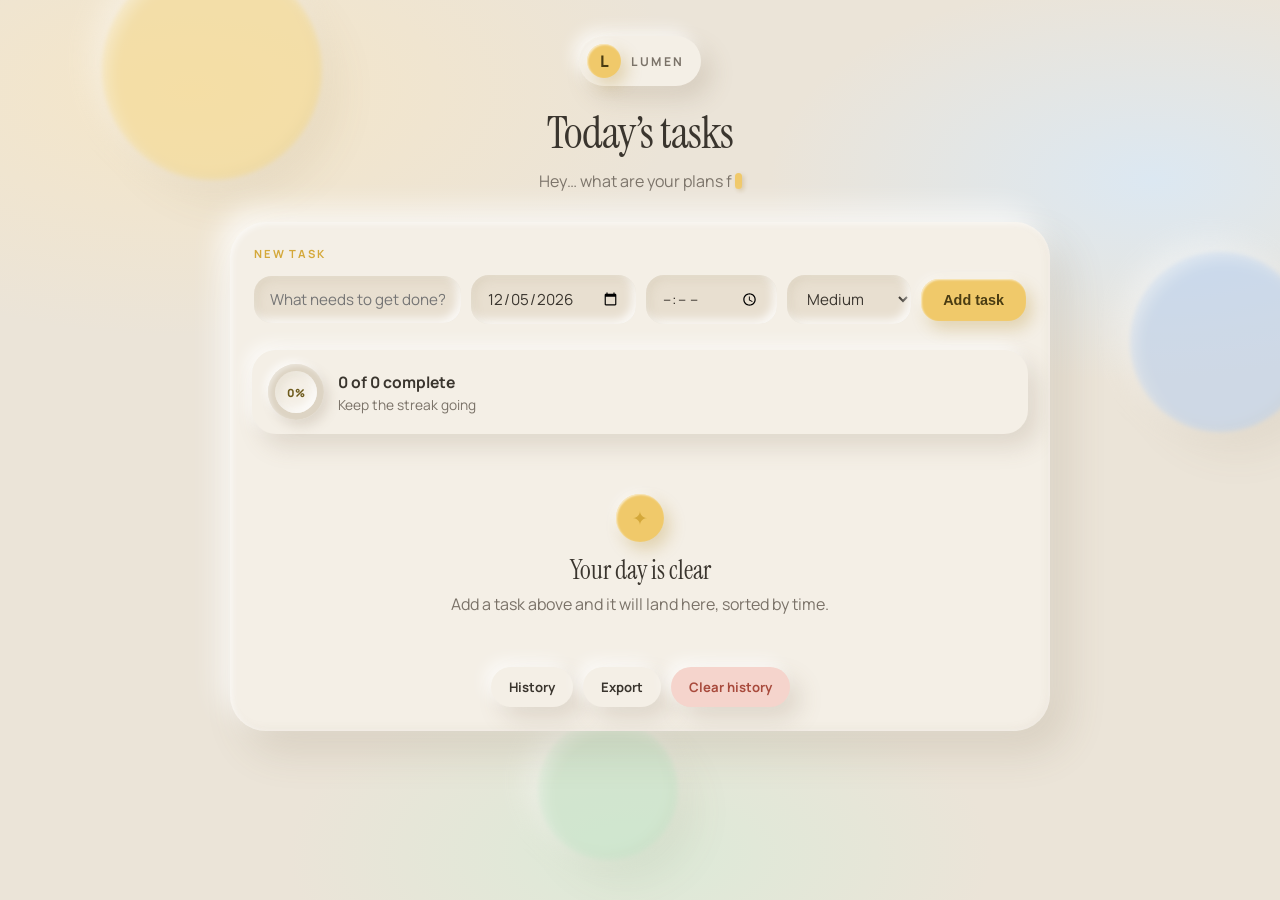
<file: index.html>
<!DOCTYPE html>
<html lang="en">
<head>
  <meta charset="UTF-8">
  <meta name="viewport" content="width=device-width, initial-scale=1.0">
  <link rel="preconnect" href="https://fonts.googleapis.com">
  <link rel="preconnect" href="https://fonts.gstatic.com" crossorigin>
  <link href="https://fonts.googleapis.com/css2?family=Instrument+Serif:ital@0;1&family=Manrope:wght@400;500;600;700;800&display=swap" rel="stylesheet">
  <link rel="stylesheet" href="style.css">
  <title>Lumen · Tasks</title>
</head>
<body>
  <div class="ambient" aria-hidden="true">
    <span class="orb orb-a"></span>
    <span class="orb orb-b"></span>
    <span class="orb orb-c"></span>
    <span class="grain"></span>
  </div>

  <div class="container">
    <header class="header">
      <div class="brand reveal">
        <span class="brand-mark">L</span>
        <span class="brand-name">Lumen</span>
      </div>
      <h1 class="hd reveal delay-1">Today’s tasks</h1>
      <p id="greeting" class="greeting reveal delay-2"></p>
    </header>

    <section class="main-content reveal delay-3">
      <div class="input-section">
        <p class="input-kicker">New task</p>
        <div class="input-area">
          <input id="txt-hlder" type="text" placeholder="What needs to get done?" class="input-field">
          <input id="date-hlder" type="date" aria-label="Set task date" class="input-field">
          <input id="time-hlder" type="time" aria-label="Set time to complete" class="input-field">
          <select id="priority-hlder" aria-label="Select priority" class="input-field">
            <option value="High">High</option>
            <option value="Medium" selected>Medium</option>
            <option value="Low">Low</option>
          </select>
          <button id="btn" class="btn-add">Add task</button>
        </div>
      </div>

      <section class="tasks-section">
        <div id="tracker" class="tracker" aria-live="polite">
          <div class="ring" style="--p:0">
            <span id="tracker-pct">0%</span>
          </div>
          <div class="tracker-copy">
            <strong id="tracker-count">0 of 0 complete</strong>
            <span>Keep the streak going</span>
          </div>
        </div>
        <ol id="task-list" class="task-list"></ol>
        <div id="empty-state" class="empty-state hidden">
          <div class="empty-icon">✦</div>
          <h2>Your day is clear</h2>
          <p>Add a task above and it will land here, sorted by time.</p>
        </div>
      </section>

      <div class="controls-section">
        <button id="view-history" class="btn-control">History</button>
        <button id="export-csv" class="btn-control">Export</button>
        <button id="clear-history" class="btn-control btn-danger">Clear history</button>
      </div>
    </section>

    <div id="progress-chart" class="panel" hidden></div>
    <div id="progress-heatmap" class="panel" hidden></div>
    <div id="history-panel" class="panel" aria-live="polite" hidden>
      <h3>Progress history</h3>
      <ul id="history-list"></ul>
    </div>
  </div>
  <script src="script.js"></script>
</body>
</html>
</file>
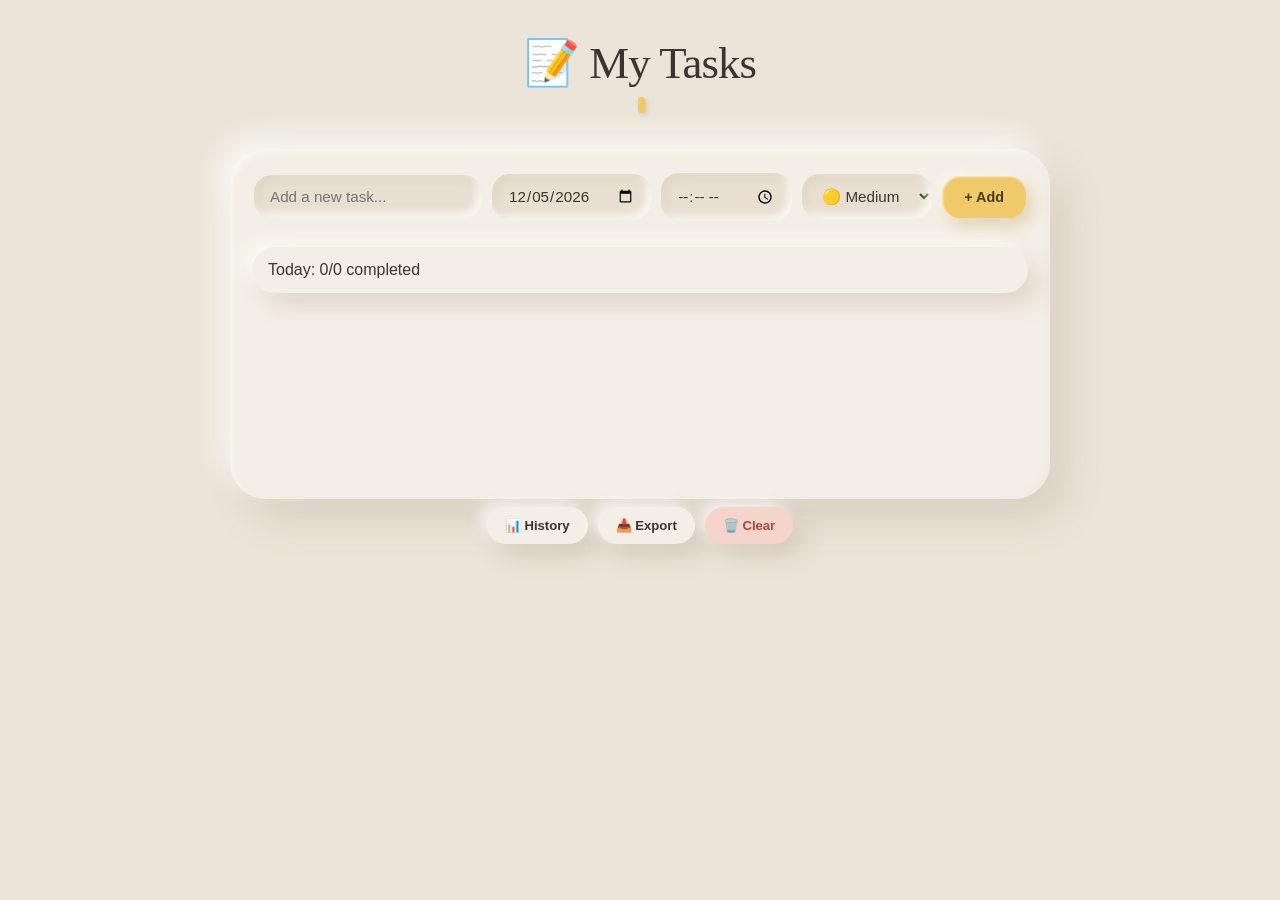
<file: indext.html>
<!DOCTYPE html>
<html lang="en">
<head>
  <meta charset="UTF-8">
  <meta name="viewport" content="width=device-width, initial-scale=1.0">
  <link rel="stylesheet" href="style.css">
  <title>TodoApp</title>
</head>
<body>
  <div class="container">
    <header class="header">
      <h1 class="hd">📝 My Tasks</h1>
      <p id="greeting" class="greeting"></p>
    </header>
  <section class="main-content">
      <div class="input-section">
        <div class="input-area">
          <input id="txt-hlder" type="text" placeholder="Add a new task..." class="input-field">
          <input id="date-hlder" type="date" aria-label="Set task date" class="input-field">
          <input id="time-hlder" type="time" aria-label="Set time to complete" class="input-field">
          <select id="priority-hlder" aria-label="Select priority" class="input-field">
            <option value="High">🔴 High</option>
            <option value="Medium" selected>🟡 Medium</option>
            <option value="Low">🟢 Low</option>
          </select>
          <button id="btn" class="btn-add">+ Add</button>
        </div>
      </div>
  <section class="tasks-section">
      <div id="tracker" class="tracker" aria-live="polite">Today: 0/0 completed</div>
        <ol id="task-list" class="task-list"></ol>
      </div>

      <div class="controls-section">
        <button id="view-history" class="btn-control">📊 History</button>
        <button id="export-csv" class="btn-control">📥 Export</button>
        <button id="clear-history" class="btn-control btn-danger">🗑️ Clear</button>
      </div>
    </section>
    <div id="progress-chart" class="panel" style="display:none;"></div>
    <div id="progress-heatmap" class="panel" style="display:none;"></div>
    <div id="history-panel" class="panel" aria-live="polite" style="display:none;">
      <h3>📅 Progress History</h3>
      <ul id="history-list"></ul>
    </div>
  </div>
  <script src="script.js"></script>
  </body>
</html>
</file>
<file: style.css>
:root {
  --bg: #ebe4d8;
  --ink: #3a352e;
  --muted: #7a7268;
  --clay: #f4efe6;
  --clay-deep: #e8dfd0;
  --accent: #f0c96a;
  --accent-deep: #d4a83a;
  --high: #e07a6a;
  --med: #e0b84a;
  --low: #7cbc8e;
  --ease: cubic-bezier(0.34, 1.2, 0.64, 1);
  --shadow-out:
    10px 12px 24px rgba(120, 100, 70, 0.18),
    -6px -6px 16px rgba(255, 255, 255, 0.75);
  --shadow-in:
    inset 4px 4px 10px rgba(160, 140, 100, 0.12),
    inset -4px -4px 10px rgba(255, 255, 255, 0.85);
  --shadow-btn:
    6px 8px 16px rgba(180, 140, 40, 0.28),
    -3px -3px 10px rgba(255, 255, 255, 0.5),
    inset 1px 1px 2px rgba(255, 255, 255, 0.65);
}

* {
  margin: 0;
  padding: 0;
  box-sizing: border-box;
}

html, body {
  min-height: 100%;
}

body {
  font-family: "Manrope", sans-serif;
  color: var(--ink);
  padding: 36px 20px 72px;
  overflow-x: hidden;
  background: var(--bg);
}

.ambient {
  position: fixed;
  inset: 0;
  z-index: -1;
  overflow: hidden;
  background:
    radial-gradient(ellipse 70% 50% at 15% 10%, #f5e6c8 0%, transparent 55%),
    radial-gradient(ellipse 60% 45% at 90% 20%, #dce8f2 0%, transparent 50%),
    radial-gradient(ellipse 55% 40% at 50% 95%, #dcead8 0%, transparent 50%),
    var(--bg);
}

.orb {
  position: absolute;
  border-radius: 50%;
  filter: blur(2px);
  opacity: 0.55;
  animation: drift 22s var(--ease) infinite alternate;
  box-shadow:
    18px 22px 40px rgba(120, 100, 70, 0.15),
    -10px -10px 28px rgba(255, 255, 255, 0.7),
    inset 6px 6px 14px rgba(255, 255, 255, 0.5),
    inset -4px -4px 12px rgba(140, 120, 90, 0.1);
}

.orb-a {
  width: 220px;
  height: 220px;
  background: #f5d98a;
  top: -40px;
  left: 8%;
}

.orb-b {
  width: 180px;
  height: 180px;
  background: #b8d0f0;
  right: -30px;
  top: 28%;
  animation-duration: 26s;
}

.orb-c {
  width: 140px;
  height: 140px;
  background: #c5e4c8;
  bottom: 40px;
  left: 42%;
  animation-duration: 18s;
}

.grain {
  display: none;
}

@keyframes drift {
  from { transform: translate3d(0, 0, 0); }
  to { transform: translate3d(16px, 12px, 0); }
}

.container {
  max-width: 820px;
  margin: 0 auto;
}

.header {
  text-align: center;
  margin-bottom: 28px;
}

.brand {
  display: inline-flex;
  align-items: center;
  gap: 10px;
  margin-bottom: 18px;
  padding: 8px 16px 8px 8px;
  border-radius: 999px;
  background: var(--clay);
  box-shadow: var(--shadow-out);
}

.brand-mark {
  width: 34px;
  height: 34px;
  border-radius: 50%;
  display: grid;
  place-items: center;
  background: var(--accent);
  color: #4a3c12;
  font-weight: 800;
  box-shadow: var(--shadow-btn);
}

.brand-name {
  font-size: 0.76rem;
  letter-spacing: 0.2em;
  text-transform: uppercase;
  color: var(--muted);
  font-weight: 700;
}

.hd {
  font-family: "Instrument Serif", serif;
  font-size: clamp(2rem, 5vw, 2.8rem);
  font-weight: 400;
  letter-spacing: -0.02em;
  margin-bottom: 8px;
  color: var(--ink);
}

.greeting {
  font-size: 1rem;
  color: var(--muted);
  min-height: 1.5em;
}

.greeting::after {
  content: "";
  display: inline-block;
  width: 7px;
  height: 1em;
  margin-left: 3px;
  border-radius: 4px;
  background: var(--accent);
  box-shadow: 2px 2px 4px rgba(160, 120, 40, 0.25);
  vertical-align: -2px;
  animation: blink 0.9s steps(1) infinite;
}

@keyframes blink {
  50% { opacity: 0; }
}

.reveal {
  animation: rise 0.75s var(--ease) both;
}

.delay-1 { animation-delay: 0.06s; }
.delay-2 { animation-delay: 0.12s; }
.delay-3 { animation-delay: 0.18s; }

@keyframes rise {
  from { opacity: 0; transform: translateY(14px) scale(0.98); }
  to { opacity: 1; transform: translateY(0) scale(1); }
}

.main-content {
  background: var(--clay);
  border-radius: 36px;
  box-shadow:
    16px 20px 40px rgba(120, 100, 70, 0.16),
    -10px -12px 28px rgba(255, 255, 255, 0.8),
    inset 2px 2px 6px rgba(255, 255, 255, 0.7),
    inset -2px -2px 8px rgba(160, 140, 110, 0.08);
  overflow: hidden;
  border: none;
}

.input-section {
  padding: 24px 24px 18px;
  background: transparent;
  border-bottom: none;
}

.input-kicker {
  font-size: 0.7rem;
  letter-spacing: 0.16em;
  text-transform: uppercase;
  color: var(--accent-deep);
  font-weight: 700;
  margin-bottom: 14px;
}

.input-area {
  display: flex;
  gap: 10px;
  align-items: center;
  flex-wrap: wrap;
}

.input-field {
  padding: 13px 16px;
  border: none;
  border-radius: 18px;
  font-size: 0.95rem;
  font-family: inherit;
  outline: none;
  color: var(--ink);
  background: var(--clay-deep);
  box-shadow: var(--shadow-in);
  transition: box-shadow 0.25s var(--ease), transform 0.25s;
  color-scheme: light;
}

.input-field:focus {
  background: #ebe3d4;
  box-shadow:
    inset 5px 5px 12px rgba(160, 140, 100, 0.16),
    inset -4px -4px 10px rgba(255, 255, 255, 0.9),
    0 0 0 3px rgba(240, 201, 106, 0.35);
}

#txt-hlder {
  flex: 1.6;
  min-width: 180px;
}

#date-hlder,
#time-hlder,
#priority-hlder {
  min-width: 124px;
}

.btn-add {
  padding: 13px 22px;
  border: none;
  border-radius: 18px;
  background: var(--accent);
  color: #4a3c12;
  font-weight: 800;
  font-size: 0.9rem;
  cursor: pointer;
  transition: transform 0.25s var(--ease), box-shadow 0.25s var(--ease);
  box-shadow: var(--shadow-btn);
}

.btn-add:hover {
  transform: translateY(-2px);
  box-shadow:
    8px 12px 22px rgba(180, 140, 40, 0.32),
    -3px -3px 10px rgba(255, 255, 255, 0.55),
    inset 1px 1px 2px rgba(255, 255, 255, 0.7);
}

.btn-add:active {
  transform: translateY(1px);
  box-shadow:
    inset 4px 4px 10px rgba(160, 120, 40, 0.25),
    inset -2px -2px 6px rgba(255, 255, 255, 0.45);
}

.tasks-section {
  padding: 8px 22px 20px;
  min-height: 260px;
}

.tracker {
  display: flex;
  align-items: center;
  gap: 14px;
  padding: 14px 16px;
  border-radius: 24px;
  margin-bottom: 16px;
  background: var(--clay);
  box-shadow: var(--shadow-out);
  border: none;
}

.ring {
  --p: 0;
  width: 56px;
  height: 56px;
  border-radius: 50%;
  display: grid;
  place-items: center;
  background: conic-gradient(var(--accent-deep) calc(var(--p) * 1%), #ddd4c4 0);
  position: relative;
  flex-shrink: 0;
  transition: background 0.5s var(--ease);
  box-shadow:
    5px 6px 12px rgba(120, 100, 70, 0.18),
    -3px -3px 8px rgba(255, 255, 255, 0.8),
    inset 2px 2px 4px rgba(255, 255, 255, 0.4);
}

.ring::before {
  content: "";
  position: absolute;
  inset: 7px;
  border-radius: 50%;
  background: var(--clay);
  box-shadow: var(--shadow-in);
}

.ring span {
  position: relative;
  z-index: 1;
  font-size: 0.7rem;
  font-weight: 800;
  color: #6d5a1c;
}

.tracker-copy {
  display: flex;
  flex-direction: column;
  gap: 2px;
}

.tracker-copy strong {
  font-size: 0.98rem;
}

.tracker-copy span {
  color: var(--muted);
  font-size: 0.86rem;
}

.task-list {
  list-style: none;
}

.task-item {
  display: flex;
  align-items: center;
  justify-content: space-between;
  gap: 12px;
  padding: 15px 16px;
  margin-bottom: 12px;
  background: var(--clay);
  border: none;
  border-radius: 22px;
  box-shadow: var(--shadow-out);
  animation: slideIn 0.45s var(--ease) both;
  transition: transform 0.3s var(--ease), box-shadow 0.3s var(--ease), opacity 0.3s;
}

.task-item:hover {
  transform: translateY(-2px);
  box-shadow:
    12px 16px 28px rgba(120, 100, 70, 0.2),
    -8px -8px 18px rgba(255, 255, 255, 0.85);
}

.task-item.done {
  opacity: 0.7;
  background: var(--clay-deep);
  box-shadow: var(--shadow-in);
}

.task-item.removing {
  animation: slideOut 0.28s var(--ease) forwards;
}

@keyframes slideIn {
  from { opacity: 0; transform: translateY(10px) scale(0.97); }
  to { opacity: 1; transform: translateY(0) scale(1); }
}

@keyframes slideOut {
  to { opacity: 0; transform: translateX(16px) scale(0.96); }
}

.task-item input[type="checkbox"] {
  appearance: none;
  width: 22px;
  height: 22px;
  border-radius: 8px;
  border: none;
  cursor: pointer;
  background: var(--clay-deep);
  display: grid;
  place-items: center;
  flex-shrink: 0;
  box-shadow: var(--shadow-in);
  transition: background 0.2s var(--ease), box-shadow 0.2s, transform 0.2s;
}

.task-item input[type="checkbox"]::after {
  content: "";
  width: 5px;
  height: 9px;
  border-right: 2.5px solid #4a3c12;
  border-bottom: 2.5px solid #4a3c12;
  transform: rotate(45deg) scale(0);
  margin-top: -2px;
  transition: transform 0.2s var(--ease);
}

.task-item input[type="checkbox"]:checked {
  background: var(--accent);
  box-shadow: var(--shadow-btn);
}

.task-item input[type="checkbox"]:checked::after {
  transform: rotate(45deg) scale(1);
}

.task-left {
  display: flex;
  align-items: center;
  gap: 10px;
  flex: 1;
  min-width: 0;
}

.task-left .task-text {
  font-size: 0.96rem;
  color: var(--ink);
  font-weight: 500;
}

.task-item.done .task-text {
  text-decoration: line-through;
  color: var(--muted);
}

.task-time {
  font-size: 0.84rem;
  color: #8a7018;
  font-weight: 700;
  min-width: 54px;
  font-variant-numeric: tabular-nums;
}

.task-date {
  font-size: 0.76rem;
  color: var(--muted);
  padding: 5px 11px;
  border-radius: 999px;
  background: var(--clay-deep);
  border: none;
  font-weight: 600;
  box-shadow: var(--shadow-in);
}

.priority-label {
  padding: 4px 11px;
  border-radius: 999px;
  font-size: 0.66rem;
  font-weight: 800;
  letter-spacing: 0.06em;
  text-transform: uppercase;
  box-shadow:
    3px 4px 8px rgba(120, 100, 70, 0.12),
    -2px -2px 6px rgba(255, 255, 255, 0.7);
}

.priority-High {
  background: #f5d4cc;
  color: #a84a3c;
}

.priority-Medium {
  background: #f5e6c0;
  color: #8a7018;
}

.priority-Low {
  background: #d4ecd8;
  color: #3f7a55;
}

.task-item button {
  padding: 7px 12px;
  background: #f5d4cc;
  color: #a84a3c;
  border: none;
  border-radius: 14px;
  cursor: pointer;
  font-size: 0.76rem;
  font-weight: 700;
  font-family: inherit;
  box-shadow:
    4px 5px 10px rgba(160, 90, 70, 0.15),
    -2px -2px 6px rgba(255, 255, 255, 0.7);
  transition: transform 0.2s, box-shadow 0.2s;
}

.task-item button:hover {
  transform: translateY(-1px);
}

.task-item button:active {
  box-shadow: var(--shadow-in);
  transform: translateY(1px);
}

.empty-state {
  text-align: center;
  padding: 44px 16px 24px;
  color: var(--muted);
  animation: rise 0.55s var(--ease);
}

.empty-state.hidden {
  display: none;
}

.empty-icon {
  width: 48px;
  height: 48px;
  margin: 0 auto 12px;
  border-radius: 50%;
  display: grid;
  place-items: center;
  font-size: 1.2rem;
  color: var(--accent-deep);
  background: var(--accent);
  box-shadow: var(--shadow-btn);
}

.empty-state h2 {
  font-family: "Instrument Serif", serif;
  font-size: 1.6rem;
  color: var(--ink);
  font-weight: 400;
  margin-bottom: 6px;
}

.controls-section {
  display: flex;
  gap: 10px;
  padding: 8px 20px 24px;
  justify-content: center;
  flex-wrap: wrap;
  border-top: none;
  background: transparent;
}

.btn-control {
  padding: 11px 18px;
  background: var(--clay);
  color: var(--ink);
  border: none;
  border-radius: 999px;
  cursor: pointer;
  font-weight: 700;
  font-size: 0.82rem;
  font-family: inherit;
  box-shadow: var(--shadow-out);
  transition: transform 0.25s var(--ease), box-shadow 0.25s;
}

.btn-control:hover {
  transform: translateY(-2px);
  box-shadow:
    10px 14px 24px rgba(120, 100, 70, 0.18),
    -6px -6px 14px rgba(255, 255, 255, 0.85);
}

.btn-control:active {
  transform: translateY(1px);
  box-shadow: var(--shadow-in);
}

.btn-danger {
  color: #a84a3c;
  background: #f5d4cc;
}

.btn-danger:hover {
  background: #f0c8be;
}

.panel {
  background: var(--clay);
  margin: 18px auto 0;
  border-radius: 32px;
  padding: 24px;
  border: none;
  box-shadow:
    14px 18px 36px rgba(120, 100, 70, 0.15),
    -8px -10px 24px rgba(255, 255, 255, 0.8),
    inset 2px 2px 6px rgba(255, 255, 255, 0.65);
  animation: rise 0.45s var(--ease);
}

.panel[hidden] {
  display: none !important;
}

.panel h3,
#progress-heatmap strong {
  font-family: "Instrument Serif", serif;
  color: var(--ink);
  margin-bottom: 14px;
  font-size: 1.35rem;
  font-weight: 400;
  display: block;
}

#history-list {
  list-style: none;
}

.history-date {
  padding: 12px 0;
  border-bottom: 2px solid rgba(200, 185, 160, 0.35);
}

.history-date strong {
  color: #8a7018;
}

.history-tasks {
  list-style: none;
  padding-left: 6px;
  margin-top: 6px;
}

.history-task {
  font-size: 0.9rem;
  color: var(--muted);
  padding: 5px 0;
}

.chart-row {
  display: flex;
  align-items: center;
  gap: 14px;
  margin-bottom: 12px;
}

.chart-label {
  width: 100px;
  font-size: 0.82rem;
  color: var(--muted);
  font-weight: 600;
}

.chart-bar-wrap {
  flex: 1;
  background: var(--clay-deep);
  border-radius: 999px;
  overflow: hidden;
  height: 28px;
  box-shadow: var(--shadow-in);
  border: none;
}

.chart-bar {
  height: 100%;
  width: 0;
  background: var(--accent);
  color: #4a3c12;
  display: flex;
  align-items: center;
  padding-left: 12px;
  font-weight: 800;
  font-size: 0.75rem;
  border-radius: 999px;
  box-shadow:
    2px 2px 6px rgba(180, 140, 40, 0.2),
    inset 1px 1px 2px rgba(255, 255, 255, 0.5);
  transition: width 0.7s var(--ease);
}

.heatmap-grid {
  display: grid;
  grid-template-columns: repeat(7, 1fr);
  gap: 10px;
  margin-top: 12px;
}

.heatmap-cell {
  aspect-ratio: 1;
  border-radius: 16px;
  display: flex;
  align-items: center;
  justify-content: center;
  font-size: 0.68rem;
  font-weight: 700;
  cursor: pointer;
  transition: transform 0.25s var(--ease);
  text-align: center;
  padding: 6px;
  border: none;
  box-shadow: var(--shadow-out);
}

.heatmap-cell:hover {
  transform: scale(1.06);
}

.heatmap-cell.level-0 { background: var(--clay-deep); color: var(--muted); }
.heatmap-cell.level-1 { background: #d4ecd8; color: #3f7a55; }
.heatmap-cell.level-2 { background: #b5dcb8; color: #2f5e40; }
.heatmap-cell.level-3 { background: #f0c96a; color: #4a3c12; }
.heatmap-cell.level-4 { background: #d4a83a; color: #fff8e8; }

@media (max-width: 720px) {
  .task-item {
    flex-wrap: wrap;
  }
}

@media (prefers-reduced-motion: reduce) {
  *, *::before, *::after {
    animation: none !important;
    transition: none !important;
  }
}
</file>
